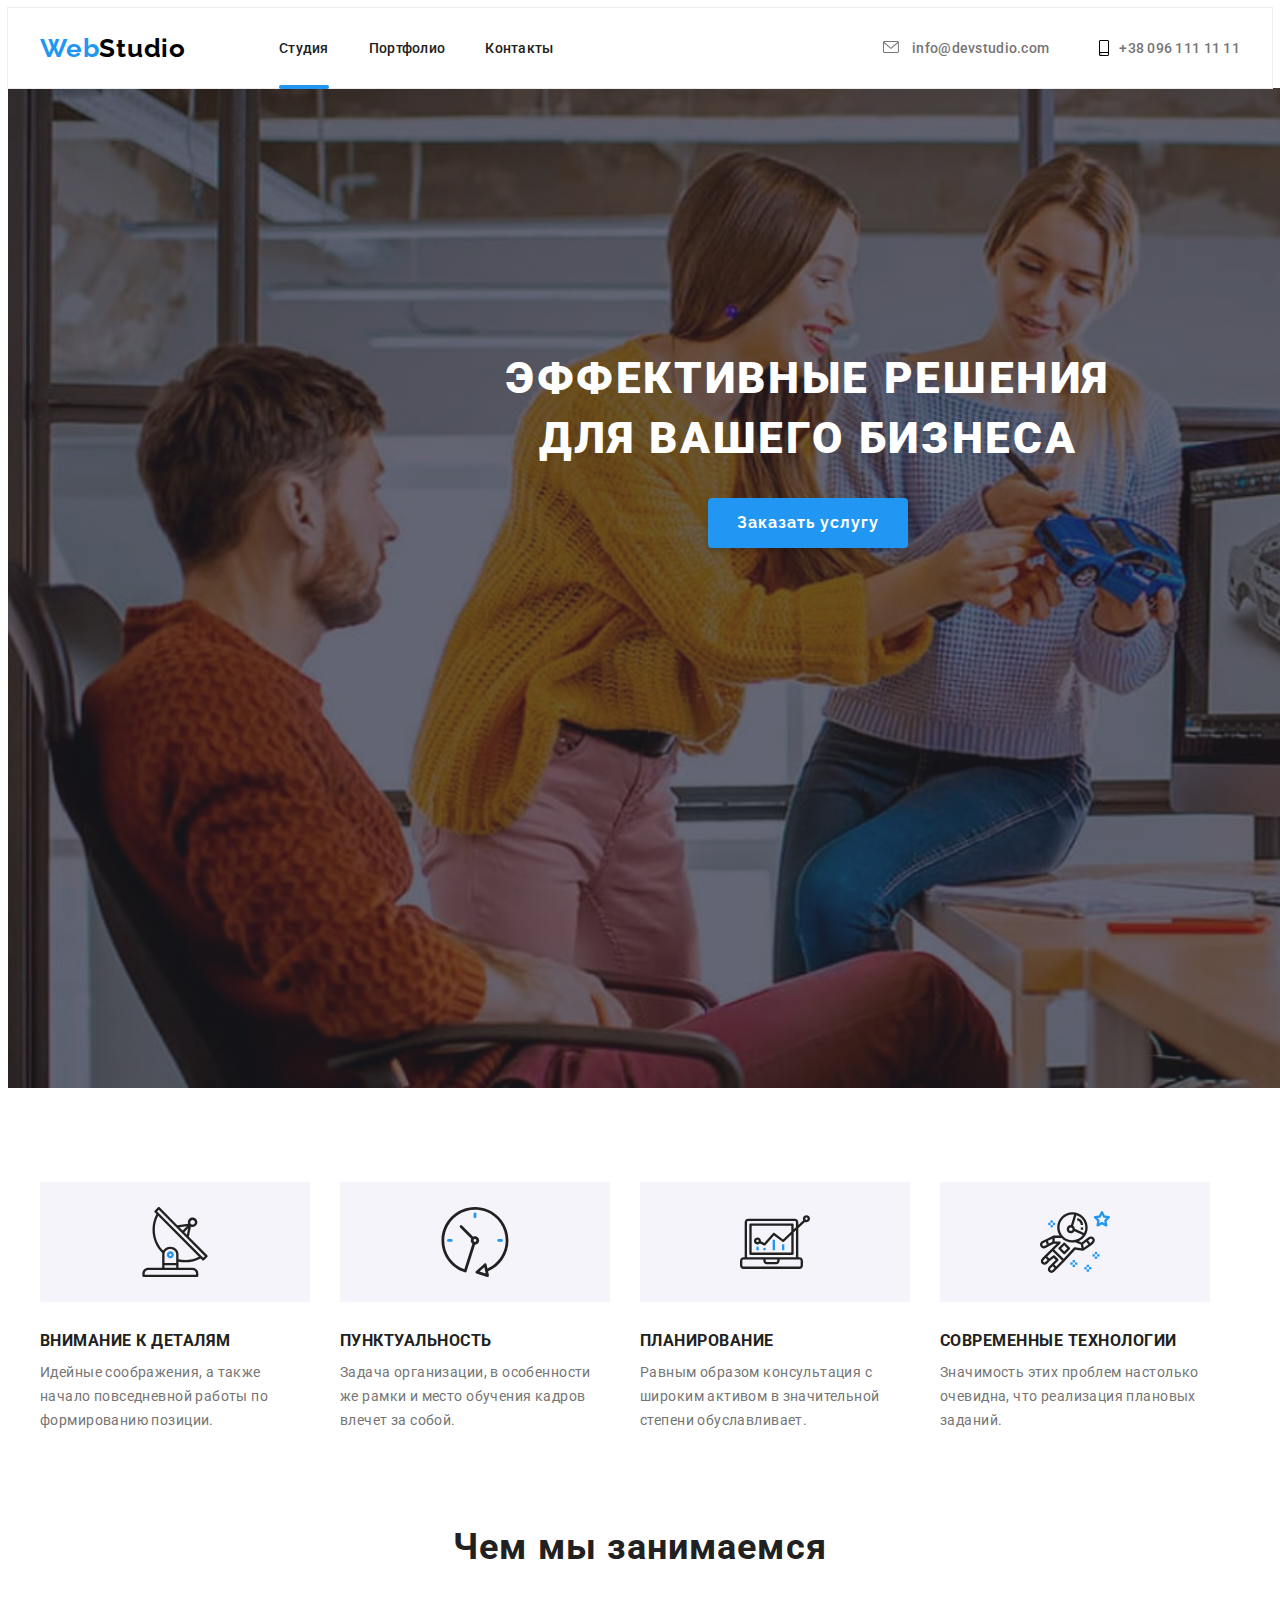
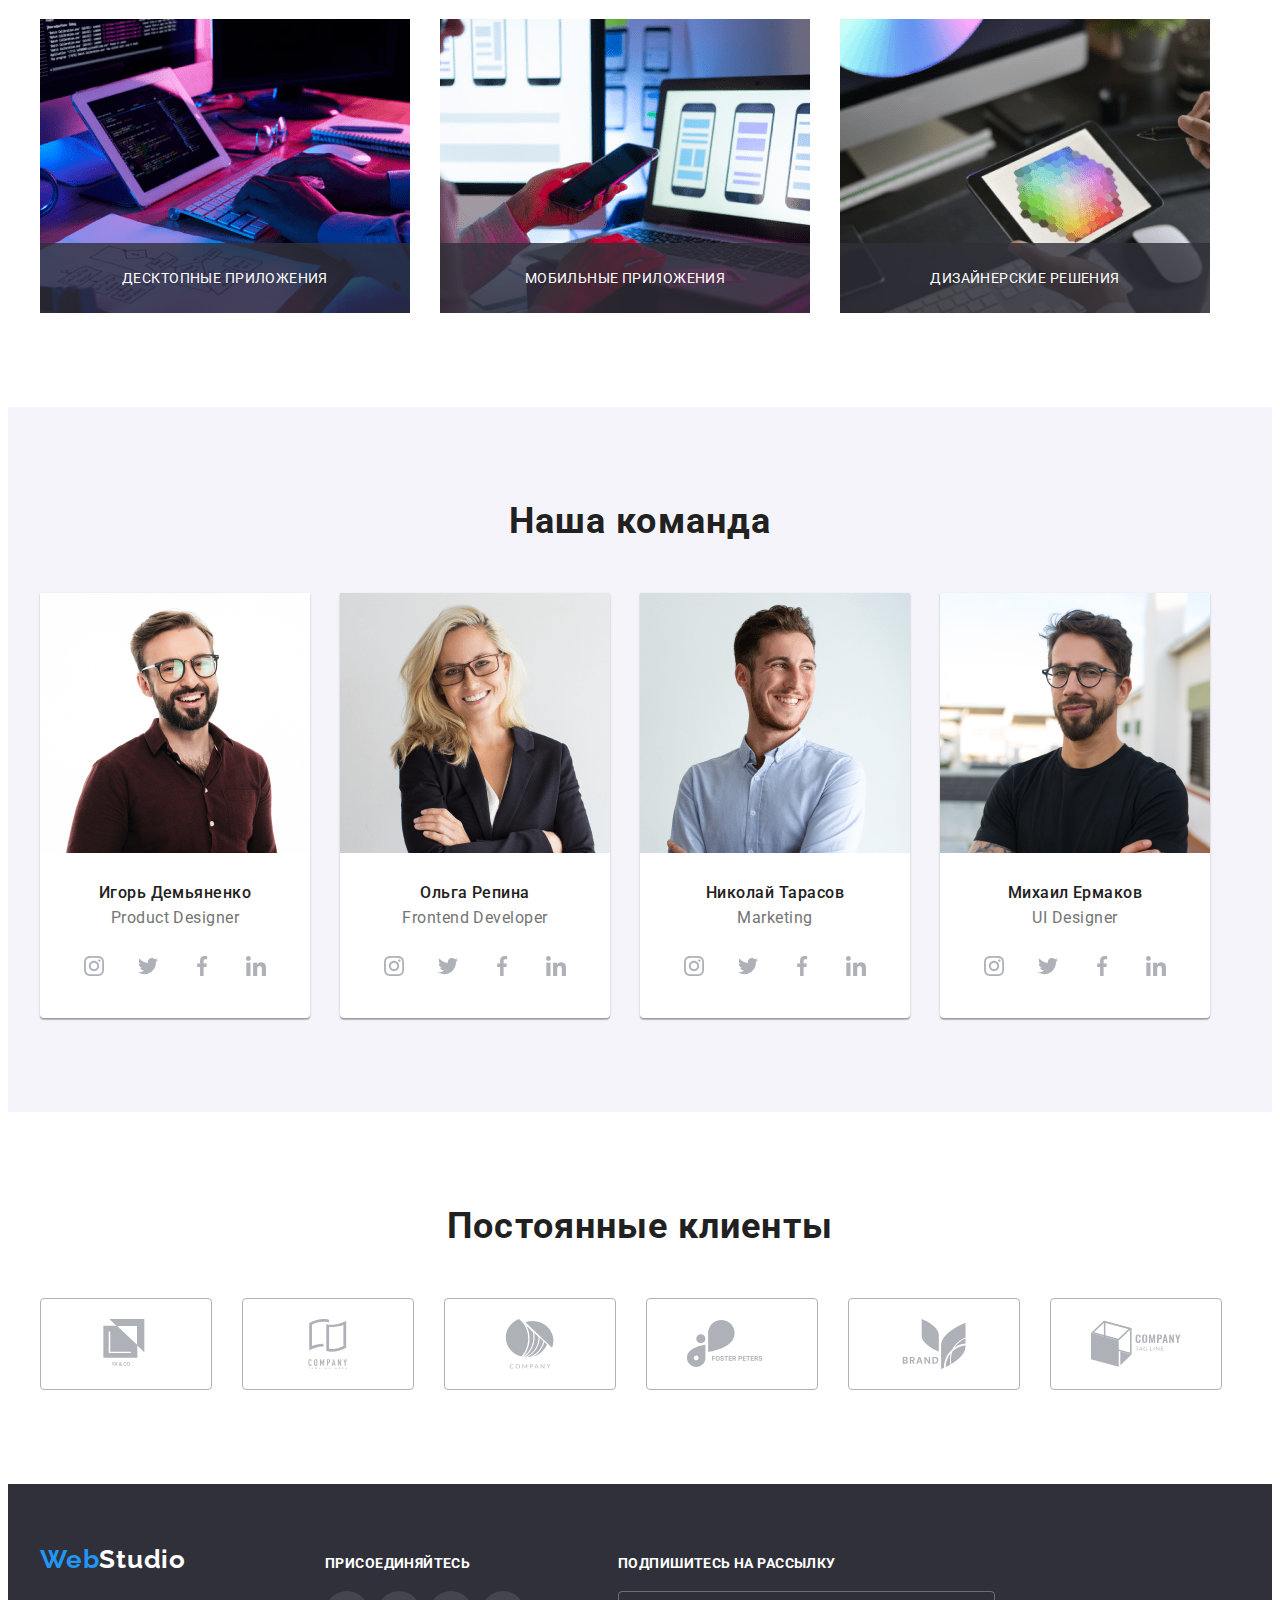
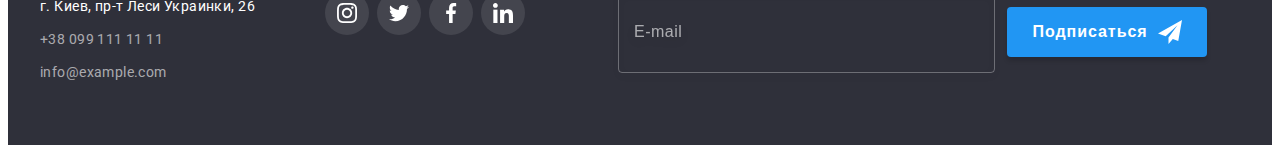
<file: index.html>
<!DOCTYPE html>
<html lang="ru">

<head>
  <meta charset="UTF-8" />
  <meta name="viewport" content="width=device-width, initial-scale=1.0" />
  <title lang="en">Web Studio</title>
  <link rel="preconnect" href="https://fonts.gstatic.com" />
  <link href="https://fonts.googleapis.com/css2?family=Raleway:wght@700&family=Roboto:wght@400;500;700;900&display=swap"
    rel="stylesheet" />
  <link rel="stylesheet" href="https://cdnjs.cloudflare.com/ajax/libs/modern-normalize/1.0.0/modern-normalize.min.css"
    integrity="sha512-ISS7cAi1PEhQ8jnbJpJZMd29NlhNj4AWYyLOSp2CE/CsHxTCu+r+t0D2yoJudVrd0/8fTVPUVDzY5Tvli75u/g=="
    crossorigin="anonymous" />
  <link href="./css/style.css" rel="stylesheet" />
</head>

<body>

  <!-- header and navigation -->
  <header class="header">
    <div class="container">
      <nav class="header__navigation">
        <a class="logo logo--header link" href="./index.html">
          <span class="logo__label">Web</span>Studio
        </a>
        <ul class="navigation list">
          <li class="navigation__item">
            <a class="navigation__link current link" href="./index.html">Студия</a>
          </li>
          <li class="navigation__item">
            <a class="navigation__link link" href="./portfolio.html">
              Портфолио
            </a>
          </li>
          <li class="navigation__item">
            <a class="navigation__link link" href="#">Контакты</a>
          </li>
        </ul>
      </nav>
      <a class="mail link" href="mailto:info@devstudio.com">
        <svg class="mail__logo">
          <use href="./img/sprite.svg#mail"></use>
        </svg>
        info@devstudio.com
      </a>
      <a class="tel link" href="tel:+380961111111">
        <svg class="tel__logo">
          <use href="./img/sprite.svg#smartphone"></use>
        </svg>
        +38 096 111 11 11
      </a>
    </div>
  </header>
  <!-- main section -->
  <main>
    <!-- hero section -->
    <section class="hero">
      <div class="container">
        <h1 class="hero__label"><br>Эффективные решения<br> для вашего бизнеса</h1>
        <button class="button hero__button" type="button" data-modal-open>Заказать услугу</button>
      </div>
    </section>
    <!-- features section -->
    <section class="features">
      <div class="container">
        <h2 class="label visually-hidden">Преимущиства</h2>
        <ul class="features-list list">
          <li class="features-list__item">
            <div class="features-logo__container">
              <svg class="features-logo__ico">
                <use href="./img/sprite.svg#antenna"></use>
              </svg>
            </div>
            <div class="cards-container">
              <h3 class="cards-container__label">Внимание к деталям</h3>
              <p class="cards-container__text">
                Идейные соображения, а также начало повседневной работы по
                формированию позиции.
              </p>
            </div>
          </li>
          <li class="features-list__item">
            <div class="features-logo__container">
              <svg class="features-logo__ico">
                <use href="./img/sprite.svg#clock"></use>
              </svg>
            </div>
            <div class="cards-container">
              <h3 class="cards-container__label">Пунктуальность</h3>
              <p class="cards-container__text">
                Задача организации, в особенности же рамки и место обучения кадров
                влечет за собой.
              </p>
            </div>
          </li>
          <li class="features-list__item">
            <div class="features-logo__container">
              <svg class="features-logo__ico">
                <use href="./img/sprite.svg#diagram"></use>
              </svg>
            </div>
            <div class="cards-container">
              <h3 class="cards-container__label">Планирование</h3>
              <p class="cards-container__text">
                Равным образом консультация с широким активом в значительной
                степени обуславливает.
              </p>
            </div>
          </li>
          <li class="features-list__item">
            <div class="features-logo__container">
              <svg class="features-logo__ico">
                <use href="./img/sprite.svg#astronaut"></use>
              </svg>
            </div>
            <div class="cards-container">
              <h3 class="cards-container__label">Современные технологии</h3>
              <p class="cards-container__text">
                Значимость этих проблем настолько очевидна, что реализация
                плановых заданий.
              </p>
            </div>
          </li>
        </ul>
      </div>
    </section>
    <!-- what we do section -->
    <section class="about">
      <div class="container">
        <h2 class="label">Чем мы занимаемся</h2>
        <ul class="about-list list">
          <li class="about-list__item">
            <div class="about-list__wrapper">
              <img src="./img/features/laptop.png" alt="персональный компьютер" width="370" height="294" />
              <div class="wrapper__overlay">
                <p class="wrapper__text">Десктопные приложения</p>
              </div>
            </div>
          </li>
          <li class="about-list__item">
            <div class="about-list__wrapper">
              <img src="./img/features/cellphone.png" alt="смартфон" width="370" height="294" />
              <div class="wrapper__overlay">
                <p class="wrapper__text">Мобильные приложения</p>
              </div>
            </div>
          </li>
          <li class="about-list__item">
            <div class="about-list__wrapper">
              <img src="./img/features/tablet.png" alt="планшет" width="370" height="294" />
              <div class="wrapper__overlay">
                <p class="wrapper__text">Дизайнерские решения</p>
              </div>
            </div>
          </li>
        </ul>
      </div>
    </section>
    <!-- our team section -->
    <section class="team">
      <div class="container">
        <h2 class="label">Наша команда</h2>
        <ul class="team-list list">
          <li class="team-list__item">
            <div class="cards-wrapper">
              <img src="./img/team/ihor.png" alt="фото Игоря" width="270" height="260" />
              <div class="text-wrapper">
                <h3 class="text-wrapper__label">Игорь Демьяненко</h3>
                <p class="text-wrapper__text">Product Designer</p>
                <!-- social list -->
                <ul class="social-list list">
                  <li class="social-list__item">
                    <a href="" class="social-list__link">
                      <svg class="social-list__icon">
                        <use href="./img/sprite.svg#instagram"></use>
                      </svg>
                    </a>
                  </li>
                  <li class="social-list__item">
                    <a href="" class="social-list__link">
                      <svg class="social-list__icon">
                        <use href="./img/sprite.svg#twitter"></use>
                      </svg>
                    </a>
                  </li>
                  <li class="social-list__item">
                    <a href="" class="social-list__link">
                      <svg class="social-list__icon">
                        <use href="./img/sprite.svg#facebook"></use>
                      </svg>
                    </a>
                  </li>
                  <li class="social-list__item">
                    <a href="" class="social-list__link">
                      <svg class="social-list__icon">
                        <use href="./img/sprite.svg#linkedin"></use>
                      </svg>
                    </a>
                  </li>
                </ul>
              </div>
            </div>
          </li>
          <li class="team-list__item">
            <div class="cards-wrapper">
              <img src="./img/team/olga.png" alt="фото Ольги" width="270" height="260" />
              <div class="text-wrapper">
                <h3 class="text-wrapper__label">Ольга Репина</h3>
                <p class="text-wrapper__text">Frontend Developer</p>
                <!-- social list -->
                <ul class="social-list list">
                  <li class="social-list__item">
                    <a href="" class="social-list__link">
                      <svg class="social-list__icon">
                        <use href="./img/sprite.svg#instagram"></use>
                      </svg>
                    </a>
                  </li>
                  <li class="social-list__item">
                    <a href="" class="social-list__link">
                      <svg class="social-list__icon">
                        <use href="./img/sprite.svg#twitter"></use>
                      </svg>
                    </a>
                  </li>
                  <li class="social-list__item">
                    <a href="" class="social-list__link">
                      <svg class="social-list__icon">
                        <use href="./img/sprite.svg#facebook"></use>
                      </svg>
                    </a>
                  </li>
                  <li class="social-list__item">
                    <a href="" class="social-list__link">
                      <svg class="social-list__icon">
                        <use href="./img/sprite.svg#linkedin"></use>
                      </svg>
                    </a>
                  </li>
                </ul>
              </div>
            </div>
          </li>
          <li class="team-list__item">
            <div class="cards-wrapper">
              <img src="./img/team/nikolay.png" alt="фото Николая" width="270" height="260" />
              <div class="text-wrapper">
                <h3 class="text-wrapper__label">Николай Тарасов</h3>
                <p class="text-wrapper__text">Marketing</p>
                <!-- social list -->
                <ul class="social-list list">
                  <li class="social-list__item">
                    <a href="" class="social-list__link">
                      <svg class="social-list__icon">
                        <use href="./img/sprite.svg#instagram"></use>
                      </svg>
                    </a>
                  </li>
                  <li class="social-list__item">
                    <a href="" class="social-list__link">
                      <svg class="social-list__icon">
                        <use href="./img/sprite.svg#twitter"></use>
                      </svg>
                    </a>
                  </li>
                  <li class="social-list__item">
                    <a href="" class="social-list__link">
                      <svg class="social-list__icon">
                        <use href="./img/sprite.svg#facebook"></use>
                      </svg>
                    </a>
                  </li>
                  <li class="social-list__item">
                    <a href="" class="social-list__link">
                      <svg class="social-list__icon">
                        <use href="./img/sprite.svg#linkedin"></use>
                      </svg>
                    </a>
                  </li>
                </ul>
              </div>
            </div>
          </li>
          <li class="team-list__item">
            <div class="cards-wrapper">
              <img src="./img/team/michail.png" alt="фото Михаила" width="270" height="260" />
              <div class="text-wrapper">
                <h3 class="text-wrapper__label">Михаил Ермаков</h3>
                <p class="text-wrapper__text">UI Designer</p>
                <!-- social list -->
                <ul class="social-list list">
                  <li class="social-list__item">
                    <a href="" class="social-list__link">
                      <svg class="social-list__icon">
                        <use href="./img/sprite.svg#instagram"></use>
                      </svg>
                    </a>
                  </li>
                  <li class="social-list__item">
                    <a href="" class="social-list__link">
                      <svg class="social-list__icon">
                        <use href="./img/sprite.svg#twitter"></use>
                      </svg>
                    </a>
                  </li>
                  <li class="social-list__item">
                    <a href="" class="social-list__link">
                      <svg class="social-list__icon">
                        <use href="./img/sprite.svg#facebook"></use>
                      </svg>
                    </a>
                  </li>
                  <li class="social-list__item">
                    <a href="" class="social-list__link">
                      <svg class="social-list__icon">
                        <use href="./img/sprite.svg#linkedin"></use>
                      </svg>
                    </a>
                  </li>
                </ul>
              </div>
            </div>
          </li>
        </ul>
      </div>
    </section>
    <!-- clients section -->
    <section class="clients">
      <div class="container">
        <h2 class="label">Постоянные клиенты</h2>
        <ul class="clients-list list">
          <li class="clients-list__item">
            <a class="clients-list__link" href="#">
              <svg class="clients-list__ico">
                <use href="./img/sprite.svg#logo-1"></use>
              </svg>
            </a>
          </li>
          <li class="clients-list__item">
            <a class="clients-list__link" href="#">
              <svg class="clients-list__ico">
                <use href="./img/sprite.svg#logo-2"></use>
              </svg>
            </a>
          </li>
          <li class="clients-list__item">
            <a class="clients-list__link" href="#">
              <svg class="clients-list__ico">
                <use href="./img/sprite.svg#logo-3"></use>
              </svg>
            </a>
          </li>
          <li class="clients-list__item">
            <a class="clients-list__link" href="#">
              <svg class="clients-list__ico">
                <use href="./img/sprite.svg#logo-4"></use>
              </svg>
            </a>
          </li>
          <li class="clients-list__item">
            <a class="clients-list__link" href="#">
              <svg class="clients-list__ico">
                <use href="./img/sprite.svg#logo-5"></use>
              </svg>
            </a>
          </li>
          <li class="clients-list__item">
            <a class="clients-list__link" href="#">
              <svg class="clients-list__ico">
                <use href="./img/sprite.svg#logo-6"></use>
              </svg>
            </a>
          </li>
        </ul>
      </div>
    </section>
  </main>
  <!-- footer section -->
  <footer class="footer">
    <div class="container">
      <div class="footer-adress">
        <a class="logo logo--footer link" href="./index.html">
          <span class="logo__label">Web</span>Studio
        </a>
        <address class="address">
          <ul class="address-list list">
            <li class="address-list__item">
              <a class="address-list__link" href="https://goo.gl/maps/8ryNdQDgg4ssBdeK9">
                г. Киев, пр-т Леси Украинки, 26
              </a>
            </li>
            <li class="address-list__item">
              <a class="address-list__link footer-tel-mail" href="tel:+380991111111">
                +38 099 111 11 11
              </a>
            </li>
            <li class="address-list__item">
              <a class="address-list__link footer-tel-mail" href="mailto:info@example.com">
                info@example.com
              </a>
            </li>
          </ul>
        </address>
      </div>
      <div class="footer-social__wrapper">
        <h2 class="footer-social__wrapper--label">присоединяйтесь</h2>
        <ul class="social-list social-list--footer list">
          <li class="social-list__item">
            <a href="" class="social-link social-link--footer">
              <svg class="social-list__icon social-list__icon--footer">
                <use href="./img/sprite.svg#instagram"></use>
              </svg>
            </a>
          </li>
          <li class="social-list__item">
            <a href="" class="social-link social-link--footer">
              <svg class="social-list__icon social-list__icon--footer">
                <use href="./img/sprite.svg#twitter"></use>
              </svg>
            </a>
          </li>
          <li class="social-list__item">
            <a href="" class="social-link social-link--footer">
              <svg class="social-list__icon social-list__icon--footer">
                <use href="./img/sprite.svg#facebook"></use>
              </svg>
            </a>
          </li>
          <li class="social-list__item">
            <a href="" class="social-link social-link--footer">
              <svg class="social-list__icon social-list__icon--footer">
                <use href="./img/sprite.svg#linkedin"></use>
              </svg>
            </a>
          </li>
        </ul>
      </div>
      <div class="subscription">
        <h2 class="subscription__label">Подпишитесь на рассылку</h2>
        <form class="subscription__form" name="subscription__form">
          <input class="subscription__email" type="text" name="subscription__email" placeholder="E-mail">
          <button class="subscription__button" type="submit">Подписаться
            <svg class="subscription__icon">
              <use href="./img/sprite.svg#icon-send"></use>
            </svg>
          </button>
        </form>
      </div>
    </div>
  </footer>
  <!-- modal window section -->
  <div class="backdrop is-hidden" data-modal>
    <div class="modal">

      <button type="button" class="modtal-close-btn" data-modal-close>
        <svg class="close-modal-btn-logo">
          <use href="./img/sprite.svg#x"></use>
        </svg>
      </button>

      <p class="modal__label">Оставьте свои данные, мы вам перезвоним</p>

      <form action="#" class="modal__form">

        <label class="modal__form-label">
          Имя
          <span class="modal__form-input--wrapper">
            <input type="text" name="user-name" id="" class="modal__form-input">
            <svg class="modal__form--ico">
              <use href="./img/sprite.svg#user-ico"></use>
            </svg>
          </span>
        </label>

        <label class="modal__form-label">
          Телефон
          <span class="modal__form-input--wrapper">
            <input type="tel" name="user-phone" id="" class="modal__form-input">
            <svg class="modal__form--ico">
              <use href="./img/sprite.svg#user-tel-ico"></use>
            </svg>
          </span>
        </label>

        <label class="modal__form-label">
          Почта
          <span class="modal__form-input--wrapper">
            <input type="email" name="user-mail" id="" class="modal__form-input">
            <svg class="modal__form--ico">
              <use href="./img/sprite.svg#user-email-ico"></use>
            </svg>
          </span>
        </label>

        <label class="modal__form-label">
          Комментарий
          <textarea name="user-feedback" class="modal__form-textarea" placeholder="Введите текст"></textarea>
        </label>

        <input type="checkbox" name="user-policy" id="user-policy" class="user__policy--checkbox visually-hidden">
        <label for="user-policy" class="user__policy--label">Соглашаюсь с рассылкой и принимаю
          <a class="user__policy--offert" href="#">Условия договора</a></label>

        <button type="submit" class="modal__form--button">Отправить</button>
      </form>
    </div>
  </div>
  <script src="./js/modal.js"></script>
</body>

</html>
</file>
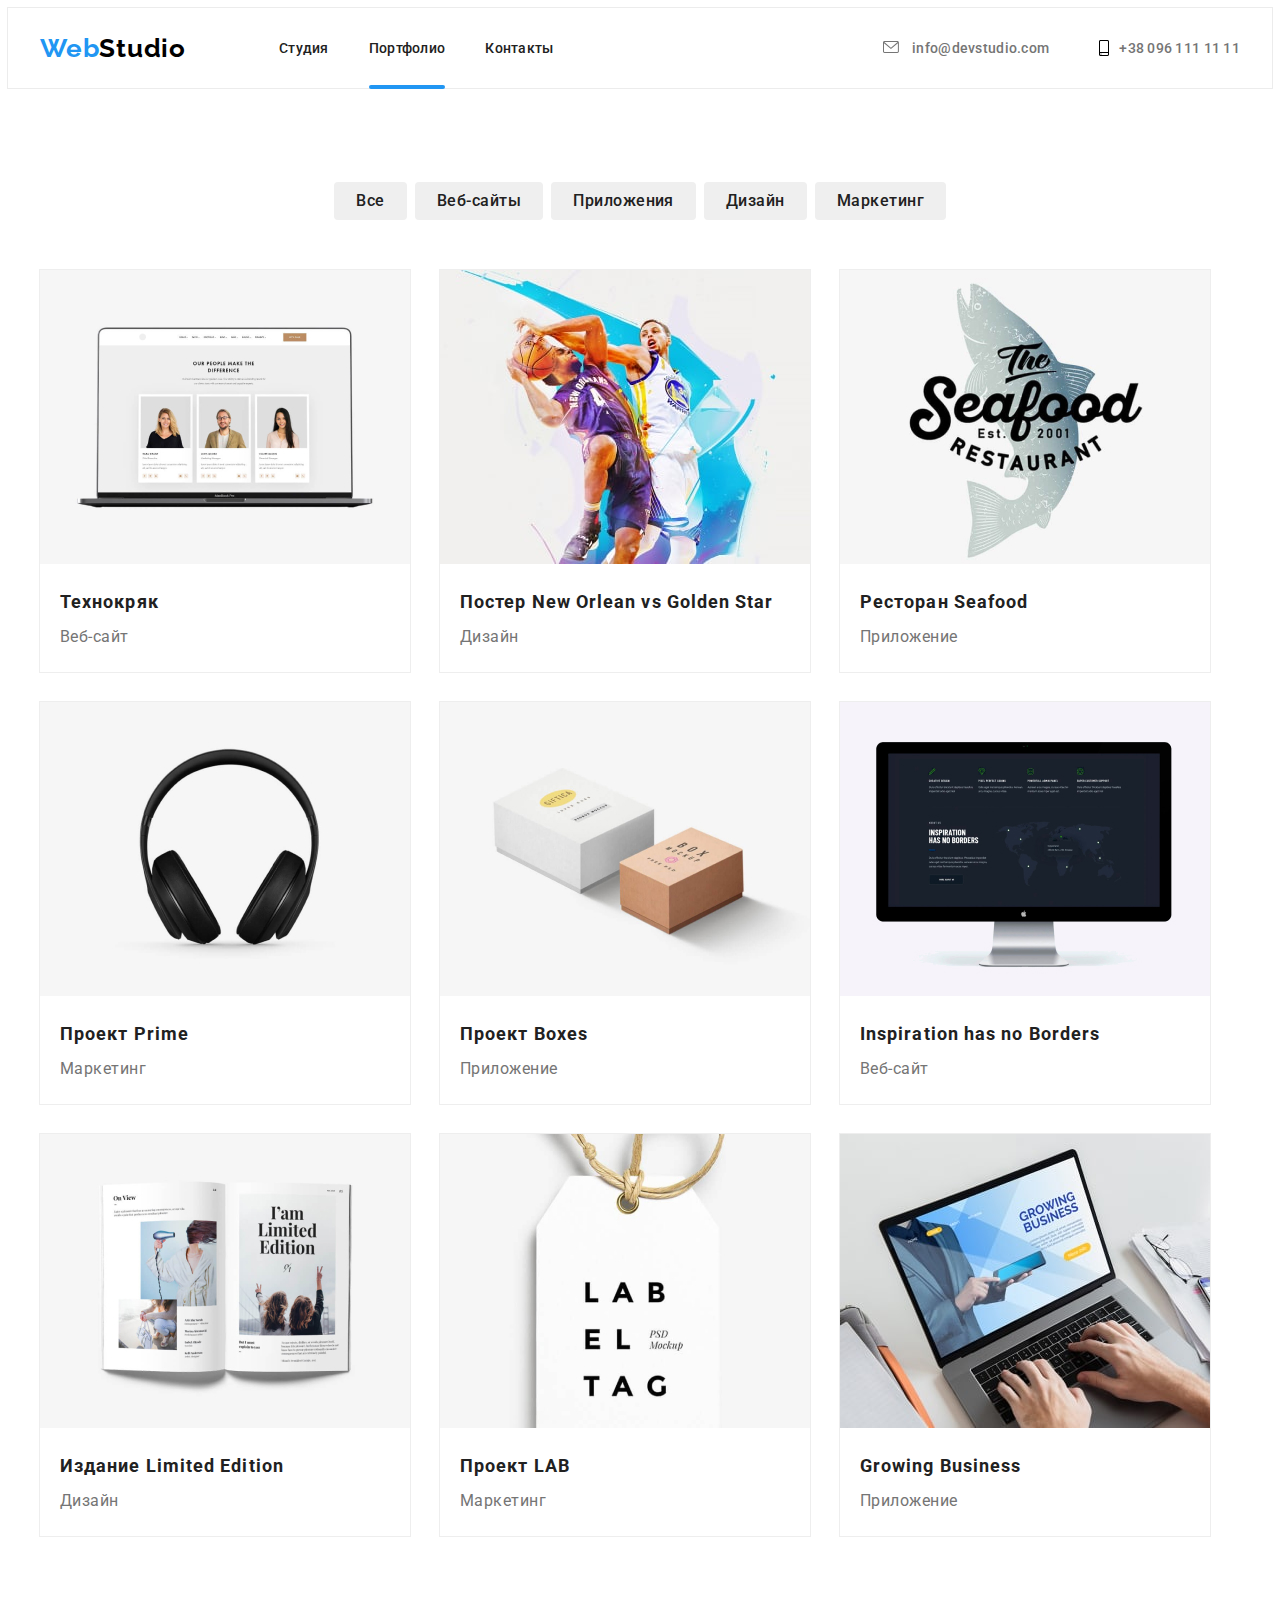
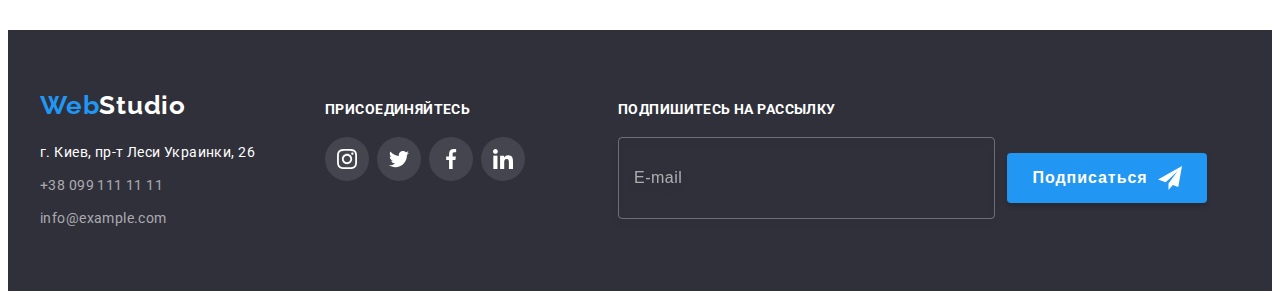
<file: portfolio.html>
<!DOCTYPE html>
<html lang="ru">

<head>
  <meta charset="UTF-8" />
  <meta name="viewport" content="width=device-width, initial-scale=1.0" />
  <title>Портфолио</title>
  <link rel="preconnect" href="https://fonts.gstatic.com" />
  <link href="https://fonts.googleapis.com/css2?family=Raleway:wght@700&family=Roboto:wght@400;500;700;900&display=swap"
    rel="stylesheet" />
  <link rel="stylesheet" href="https://cdnjs.cloudflare.com/ajax/libs/modern-normalize/1.0.0/modern-normalize.min.css"
    integrity="sha512-ISS7cAi1PEhQ8jnbJpJZMd29NlhNj4AWYyLOSp2CE/CsHxTCu+r+t0D2yoJudVrd0/8fTVPUVDzY5Tvli75u/g=="
    crossorigin="anonymous" />
  <link href="./css/style.css" rel="stylesheet" />
</head>

<body class="portfolio-body">
  <!-- header and navigation -->
  <header class="header">
    <div class="container">
      <nav class="header__navigation">
        <a class="logo logo--header link" href="./index.html">
          <span class="logo__label">Web</span>Studio
        </a>
        <ul class="navigation list">
          <li class="navigation__item">
            <a class="navigation__link link" href="./index.html">Студия</a>
          </li>
          <li class="navigation__item">
            <a class="navigation__link link current" href="./portfolio.html">
              Портфолио
            </a>
          </li>
          <li class="navigation__item">
            <a class="navigation__link link" href="#">Контакты</a>
          </li>
        </ul>
      </nav>
      <a class="mail link" href="mailto:info@devstudio.com">
        <svg class="mail__logo">
          <use href="./img/sprite.svg#mail"></use>
        </svg>
        info@devstudio.com
      </a>
      <a class="tel link" href="tel:+380961111111">
        <svg class="tel__logo">
          <use href="./img/sprite.svg#smartphone"></use>
        </svg>
        +38 096 111 11 11
      </a>
    </div>
  </header>
  <!-- main section -->
  <main>
    <!-- cards section -->
    <section class="cards-section">
      <div class="container">
        <h1 class="visually-hidden">Фильтры и карточки</h1>
        <!-- btn filters list -->
        <ul class="filters-btn-list list">
          <li class="filters-btn-list-items">
            <button class="current-active" type="button">Все</button>
          </li>
          <li class="filters-btn-list-items">
            <button type="button">Веб-сайты</button>
          </li>
          <li class="filters-btn-list-items">
            <button type="button">Приложения</button>
          </li>
          <li class="filters-btn-list-items">
            <button type="button">Дизайн</button>
          </li>
          <li class="filters-btn-list-items">
            <button type="button">Маркетинг</button>
          </li>
        </ul>
        <!-- cards list -->
        <ul class="cards-section-list list">
          <li class="cards-section-list-items">
            <a class="cards-link link" href="#">
              <div class="cards-section-list-items-box">
                <div class="cards-section-img-wrapper">
                  <img src="./img/cards/cards-promo.jpg" alt="пример оформления веб-сайта" width="370px" height="294px">
                  <p class="cards-overlay">Технокряк это современная площадка распространения коронавируса. Компании
                    используют эту платформу для цифрового шпионажа и атак на защищённые сервера конкурентов.</p>
                </div>
                <div class="cards-section-list-items-box-textbox">
                  <h3>Технокряк</h3>
                  <p>Веб-сайт</p>
                </div>
              </div>
            </a>
          </li>
          <li class="cards-section-list-items">
            <a class="cards-link link" href="#">
              <div class="cards-section-list-items-box">
                <div class="cards-section-img-wrapper">
                  <img src="./img/cards/basketball.jpg" alt="изображены два игрока в баскетбол с мячем" width="370px"
                    height="294px">
                  <p class="cards-overlay">Технокряк это современная площадка распространения коронавируса. Компании
                    используют эту платформу для цифрового шпионажа и атак на защищённые сервера конкурентов.</p>
                </div>
                <div class="cards-section-list-items-box-textbox">
                  <h3>Постер New Orlean vs Golden Star</h3>
                  <p>Дизайн</p>
                </div>
              </div>
            </a>
          </li>
          <li class="cards-section-list-items">
            <a class="cards-link link" href="#">
              <div class="cards-section-list-items-box">
                <div class="cards-section-img-wrapper">
                  <img src="./img/cards/seafood.jpg" alt="логотип рестора seafood" width="370px" height="294px">
                  <p class="cards-overlay">Технокряк это современная площадка распространения коронавируса. Компании
                    используют эту платформу для цифрового шпионажа и атак на защищённые сервера конкурентов.</p>
                </div>
                <div class="cards-section-list-items-box-textbox">
                  <h3>Ресторан Seafood</h3>
                  <p>Приложение</p>
                </div>
              </div>
            </a>
          </li>
          <li class="cards-section-list-items">
            <a class="cards-link link" href="#">
              <div class="cards-section-list-items-box">
                <div class="cards-section-img-wrapper">
                  <img src="./img/cards/headphones.jpg" alt="изображение наушников" width="370px" height="294px">
                  <p class="cards-overlay">Технокряк это современная площадка распространения коронавируса. Компании
                    используют эту платформу для цифрового шпионажа и атак на защищённые сервера конкурентов.</p>
                </div>
                <div class="cards-section-list-items-box-textbox">
                  <h3>Проект Prime</h3>
                  <p>Маркетинг</p>
                </div>
              </div>
            </a>
          </li>
          <li class="cards-section-list-items">
            <a class="cards-link link" href="#">
              <div class="cards-section-list-items-box">
                <div class="cards-section-img-wrapper">
                  <img src="./img/cards/boxes.jpg" alt="изображение коробок" width="370px" height="294px">
                  <p class="cards-overlay">Технокряк это современная площадка распространения коронавируса. Компании
                    используют эту платформу для цифрового шпионажа и атак на защищённые сервера конкурентов.</p>
                </div>
                <div class="cards-section-list-items-box-textbox">
                  <h3>Проект Boxes</h3>
                  <p>Приложение</p>
                </div>
              </div>
            </a>
          </li>
          <li class="cards-section-list-items">
            <a class="cards-link link" href="#">
              <div class="cards-section-list-items-box">
                <div class="cards-section-img-wrapper">
                  <img src="./img/cards/inspiraton.jpg" alt="изображен пример веб-сайта" width="370px" height="294px">
                  <p class="cards-overlay">Технокряк это современная площадка распространения коронавируса. Компании
                    используют эту платформу для цифрового шпионажа и атак на защищённые сервера конкурентов.</p>
                </div>
                <div class="cards-section-list-items-box-textbox">
                  <h3>Inspiration has no Borders</h3>
                  <p>Веб-сайт</p>
                </div>
              </div>
            </a>
          </li>
          <li class="cards-section-list-items">
            <a class="cards-link link" href="#">
              <div class="cards-section-list-items-box">
                <div class="cards-section-img-wrapper">
                  <img src="./img/cards/book.jpg" alt="логотип печатного издания limited edition (нарисована книга)"
                    width="370px" height="294px">
                  <p class="cards-overlay">Технокряк это современная площадка распространения коронавируса. Компании
                    используют эту платформу для цифрового шпионажа и атак на защищённые сервера конкурентов.</p>
                </div>
                <div class="cards-section-list-items-box-textbox">
                  <h3>Издание Limited Edition</h3>
                  <p>Дизайн</p>
                </div>
              </div>
            </a>
          </li>
          <li class="cards-section-list-items">
            <a class="cards-link link" href="#">
              <div class="cards-section-list-items-box">
                <div class="cards-section-img-wrapper">
                  <img src="./img/cards/lab.jpg" alt="доготип проекта lab" width="370px" height="294px">
                  <p class="cards-overlay">Технокряк это современная площадка распространения коронавируса. Компании
                    используют эту платформу для цифрового шпионажа и атак на защищённые сервера конкурентов.</p>
                </div>
                <div class="cards-section-list-items-box-textbox">
                  <h3>Проект LAB</h3>
                  <p>Маркетинг</p>
                </div>
              </div>
            </a>
          </li>
          <li class="cards-section-list-items">
            <a class="cards-link link" href="#">
              <div class="cards-section-list-items-box">
                <div class="cards-section-img-wrapper">
                  <img src="./img/cards/business.jpg" alt="нарисован ноутбук" width="370px" height="294px">
                  <p class="cards-overlay">Технокряк это современная площадка распространения коронавируса. Компании
                    используют эту платформу для цифрового шпионажа и атак на защищённые сервера конкурентов.</p>
                </div>
                <div class="cards-section-list-items-box-textbox">
                  <h3>Growing Business</h3>
                  <p>Приложение</p>
                </div>
              </div>
            </a>
          </li>
        </ul>
      </div>
    </section>
  </main>
  <!-- footer section -->
  <footer class="footer">
    <div class="container">
      <div class="footer-adress">
        <a class="logo logo--footer link" href="./index.html">
          <span class="logo__label">Web</span>Studio
        </a>
        <address class="address">
          <ul class="address-list list">
            <li class="address-list__item">
              <a class="address-list__link" href="https://goo.gl/maps/8ryNdQDgg4ssBdeK9">
                г. Киев, пр-т Леси Украинки, 26
              </a>
            </li>
            <li class="address-list__item">
              <a class="address-list__link footer-tel-mail" href="tel:+380991111111">
                +38 099 111 11 11
              </a>
            </li>
            <li class="address-list__item">
              <a class="address-list__link footer-tel-mail" href="mailto:info@example.com">
                info@example.com
              </a>
            </li>
          </ul>
        </address>
      </div>
      <div class="footer-social__wrapper">
        <h2 class="footer-social__wrapper--label">присоединяйтесь</h2>
        <ul class="social-list social-list--footer list">
          <li class="social-list__item">
            <a href="" class="social-link social-link--footer">
              <svg class="social-list__icon social-list__icon--footer">
                <use href="./img/sprite.svg#instagram"></use>
              </svg>
            </a>
          </li>
          <li class="social-list__item">
            <a href="" class="social-link social-link--footer">
              <svg class="social-list__icon social-list__icon--footer">
                <use href="./img/sprite.svg#twitter"></use>
              </svg>
            </a>
          </li>
          <li class="social-list__item">
            <a href="" class="social-link social-link--footer">
              <svg class="social-list__icon social-list__icon--footer">
                <use href="./img/sprite.svg#facebook"></use>
              </svg>
            </a>
          </li>
          <li class="social-list__item">
            <a href="" class="social-link social-link--footer">
              <svg class="social-list__icon social-list__icon--footer">
                <use href="./img/sprite.svg#linkedin"></use>
              </svg>
            </a>
          </li>
        </ul>
      </div>
      <div class="subscription">
        <h2 class="subscription__label">Подпишитесь на рассылку</h2>
        <form class="subscription__form" name="subscription__form">
          <input class="subscription__email" type="text" name="subscription__email" placeholder="E-mail">
          <button class="subscription__button" type="submit">Подписаться
            <svg class="subscription__icon">
              <use href="./img/sprite.svg#icon-send"></use>
            </svg>
          </button>
        </form>
      </div>
    </div>
  </footer>
</body>

</html>
</file>
<file: css/style.css>
:root {
  --main-logo-color: #2196F3;
  --regular-text-color: #212121;
  --specific-text-color: #757575;
  --additional-text-color: #FFFFFF;
  --links-main-color: #AFB1B8;
  --portfolio-bg-color: #EEEEEE;
  --cards-overlay-color: rgba(33, 150, 243, 0.9);
  --main-font-family: 'Roboto', sans-serif;
  --additional-font-family: 'Raleway', sans-serif;
}

/* BASE STYLES */

body {
  font-family: var(--main-font-family);
  font-size: 14px;
  font-weight: 400;
  color: var(--specific-text-color);
}

h1,
h2, 
h3, 
h4, 
h5, 
h6, 
p {
  margin: 0;
}

ul,
ol {
  margin: 0;
  padding: 0;
}

img {
  display: block;
}

/* UTILS */

.visually-hidden {
  position: absolute;
  clip: rect(0 0 0 0);
  width: 1px;
  height: 1px;
  margin: -1px;
}

.list {
  list-style: none;
}

.link {
  text-decoration: none;
}

.container {
  width: 1200px;
  padding-left: 15px;
  padding-right: 15px;
  margin: 0 auto;
}

.logo {
  font-family: var(--additional-font-family);
  font-weight: 700;
  font-size: 26px;
  line-height: 1.192;
  letter-spacing: 0.03em;
}

.logo__label {
  color: var(--main-logo-color);
}

.current {
  color: var(--main-logo-color);
}

.current::after {
  position: absolute;
  display: block;
  width: 100%;
  height: 4px;
  margin-top: 29px;
  background-color: var(--main-logo-color);
  border-radius: 2px;
  content: "";
}

.ico {
  width: 20px;
  height: 20px;
}

.label {
  margin-bottom: 50px;
  text-align: center;
  font-weight: 700;
  font-size: 36px;
  line-height: 1.166;
  letter-spacing: 0.03em;
  color: var(--regular-text-color);
}

/* HEADER */

.header {
  outline: 1px solid #ECECEC;
}

.header .container {
  display: flex;
  align-items: center;
}

.logo--header {
  margin-right: 93px;
  color: #000000;
}

.header__navigation {
  display: flex;
  align-items: center;
}

.navigation {
  display: flex;
  align-items: center;
}

.navigation__list {
  display: flex;
  align-items: center;

  font-weight: 500;
  line-height: 1.142;
  letter-spacing: 0.02em;
}

.navigation__item:not(:last-child) {
  margin-right: 40px;
}

.navigation__link {
  display: block;
  position: relative;
  font-weight: 500;
  line-height: 1.143;
  letter-spacing: 0.02em;
  color: var(--regular-text-color);
  transition: color 250ms cubic-bezier(0.4, 0, 0.2, 1);
}

.navigation__link:hover, 
.navigation__link:focus {
  color: var(--main-logo-color);
}

.mail {
  padding: 32px 0;
  font-weight: 500;
  line-height: 1.143;
  letter-spacing: 0.02em;
  color: var(--specific-text-color);
  margin-left: auto;
  margin-right: 50px;
  transition: color 250ms cubic-bezier(0.4, 0, 0.2, 1);
}

.mail__logo {
  width: 16px;
  height: 12px;
  margin-right: 10px;
  fill: var(--specific-text-color);
  transition: fill 250ms cubic-bezier(0.4, 0, 0.2, 1);
}

.tel {
  padding: 32px 0;
  display: flex;
  font-weight: 500;
  line-height: 1.143;
  letter-spacing: 0.02em;
  color: var(--specific-text-color);
  transition: color 250ms cubic-bezier(0.4, 0, 0.2, 1);
}

.tel__logo {
  width: 10px;
  height: 16px;
  margin-right: 10px;
  transition: fill 250ms cubic-bezier(0.4, 0, 0.2, 1);
}

.mail:hover,
.mail:focus,
.tel:hover,
.tel:focus {
  color: var(--main-logo-color);
}

.mail:hover .mail__logo,
.mail:focus .mail__logo,
.tel:hover .tel__logo,
.tel:focus .tel__logo {
  fill: var(--main-logo-color);
}

/* ========== END HEADER========== */

/* ========== HERO SECTION ========== */

.hero {
  padding-top: 200px;
  padding-bottom: 200px;
  width: 1600px;
  height: 600px;
  margin: 0 auto;
  background-image: linear-gradient(rgba(47, 48, 58, 0.4), 
                                    rgba(47, 48, 58, 0.4)), 
                                      url("../img/hero/bg.jpg");
  background-repeat: no-repeat;
  background-size: cover;
}

.hero .container {
  display: flex;
  flex-direction: column;
  align-items: center;
}

.hero__label {
  margin-bottom: 30px;
  font-weight: 900;
  font-size: 44px;
  line-height: 1.364;
  text-align: center;
  letter-spacing: 0.06em;
  text-transform: uppercase;
  color: var(--additional-text-color);
}

.hero__button {
  min-width: 200px;
  height: 50px;
  padding: 10px 27px;
  box-shadow: 0px 4px 4px
            rgba(0, 0, 0, 0.15);
  border-radius: 4px;
  border: none;
  /* outline:none;  */
  cursor: pointer;

  font-family: var(--additional-font-family);
  font-weight: 700;
  font-size: 16px;
  line-height: 1.875;
  letter-spacing: 0.06em;
  color: var(--additional-text-color);
  background: var(--main-logo-color);
}

/* ========== END HERO SECTION ========== */

/* ========== FEATURES SECTION ========== */

.features {
  padding-top: 94px;
  padding-bottom: 94px;
}

.features-list {
  display: flex;
}

.cards-container__label {
  margin-bottom: 10px;
  font-weight: 700;
  line-height: 1.143;
  color: var(--regular-text-color);
  letter-spacing: 0.03em;
  text-transform: uppercase;
}

.cards-container__text {
  line-height: 1.714;
  letter-spacing: 0.03em;
}

.features-list__item {
  width: 270px;
}

.features-list__item:not(:last-child) {
  margin-right: 30px;
}

.features-logo__container {
  display: flex;
  justify-content: center;
  align-items: center;
  width: 270px;
  height: 120px;
  margin-bottom: 30px;
  background-color: #F5F4FA;
}

.features-logo__ico {
  width: 70px;
  height: 70px;
}

/* ========== END FEATURES SECTION ========== */

/* ========== WHAT WE DO SECTION ========== */

.about {
  padding-bottom: 94px;
}

.about-list {
  display: flex;
}

.about-list__item:not(:last-child) {
  margin-right: 30px;
}

.about-list__wrapper {
  position: relative;
}

.wrapper__text {
  font-weight: 400;
  font-size: 14px;
  line-height: 1.143;
  letter-spacing: 0.03em;
  text-transform: uppercase;
  color: var(--additional-text-color);
}

.wrapper__overlay {
  display: flex;
  align-items: center;
  justify-content: center;
  position: absolute;
  bottom: 0;
  left: 0;
  width: 100%;
  height: 70px;
  background-color: rgba(47, 48, 58, 0.8);
}

/* ========== END WHAT WE DO SACTION ========== */

/* ========== OUR TEAM SECTION ========== */

.team {
  padding-top: 94px;
  padding-bottom: 94px;
  background: #F5F4FA;
}

.team-list{
  display: flex;
}

.team-list__item:not(:last-child) {
  margin-right: 30px;
}

.cards-wrapper {
  background: #FFFFFF;
  box-shadow: 0px 1px 3px 
            rgba(0, 0, 0, 0.12), 
              0px 1px 1px 
            rgba(0, 0, 0, 0.14), 
              0px 2px 1px 
            rgba(0, 0, 0, 0.2);
  border-radius: 0px 0px 4px 4px;
}
.text-wrapper {
  padding: 30px 32px;
}

.text-wrapper__label {
  margin-bottom: 5px;
  text-align: center;
  font-weight: 500;
  font-size: 16px;
  line-height: 1.187;
  letter-spacing: 0.03em;
  color: var(--regular-text-color);
}

.text-wrapper__text {
  margin-top: 5px;
  text-align: center;
  font-size: 16px;
  line-height: 1.357;
  letter-spacing: 0.03em;
}

.social-list {
  display: flex;
  justify-content: space-between;
  align-items: center;
  margin-top: 16px;
}

.social-list__link {
  display: flex;
  justify-content: center;
  align-items: center;
  width: 44px;
  height: 44px;
  border-radius: 50%;
  color: var(--links-main-color);
  background-color: none;
  transition: background-color 250ms cubic-bezier(0.4, 0, 0.2, 1),
              color 250ms cubic-bezier(0.4, 0, 0.2, 1);
}

.social-list__icon {
  width: 20px;
  height: 20px;
  fill: currentColor;
  transition: fill 250ms cubic-bezier(0.4, 0, 0.2, 1);
}

.social-list__link:hover,
.social-list__link:focus {
  background-color: currentColor;
  color: var(--main-logo-color);
}

.social-list__link:hover .social-list__icon,
.social-list__link:focus .social-list__icon {
  fill: var(--additional-text-color);
}

/* ========== END OUR TEAM SECTION ========== */

/* CLIENTS SECTION */

.clients {
  padding-top: 94px;
  padding-bottom: 94px;
}

.clients-list {
  display: flex;
}

.clients-list__item:not(:last-child) {
  margin-right: 30px;
}

.clients-list__link {
  display: flex;
  justify-content: center;
  align-items: center;
  width: 170px;
  height: 90px;
  border-radius: 4px;
  color: var(--links-main-color);
  border: 1px solid currentColor; 
  transition: color 250ms cubic-bezier(0.4, 0, 0.2, 1),
              border 250ms cubic-bezier(0.4, 0, 0.2, 1);
}

.clients-list__link:hover,
.clients-list__link:focus {
  color: var(--main-logo-color);
}

.clients-list__ico {
  width: 90px;
  height: 50px;
  fill: currentColor;
  transition: fill 250ms cubic-bezier(0.4, 0, 0.2, 1);
}

/* ========== FOOTER ========== */

.footer {
  background: #2F303A;
  padding: 60px 0;
}

.footer .container {
  display: flex;
  align-items: baseline;
}

.logo--footer {
  color: var(--additional-text-color);
}

.address {
  margin-top: 20px;
}

.address-list__item:not(:last-child) {
  margin-bottom: 9px;
}

.address-list__link {
  font-style: normal;
  line-height: 1.714;
  letter-spacing: 0.03em;
  color: var(--additional-text-color);
  text-decoration: none;
  transition: color 250ms cubic-bezier(0.4, 0, 0.2, 1);
}

.address-list__link:hover,
.address-list__link:focus {
  color: var(--main-logo-color);
}

.footer-tel-mail {
  line-height: 1.714;
  letter-spacing: 0.03em;
  color: rgba(255, 255, 255, 0.6);
}

.footer-social__wrapper {
  margin-left: 70px;
}

.footer-social__wrapper--label,
.subscription__label {
  padding-bottom: 20px;
  font-weight: 700;
  font-size: 14px;
  line-height: 1.142;
  letter-spacing: 0.03em;
  text-transform: uppercase;
  color: var(--additional-text-color);
}

.social-list--footer{
  width: 200px;
  margin: 0;
  padding: 0;
}

.social-link--footer {
  display: flex;
  justify-content: center;
  align-items: center;
  width: 44px;
  height: 44px;
  border-radius: 50%;
  background-color: rgba(255, 255, 255, 0.1);
  transition: background-color 250ms cubic-bezier(0.4, 0, 0.2, 1);
}

.social-link--footer:hover,
.social-link--footer:focus {
  background-color: var(--main-logo-color);
}

.social-list__icon--footer {
  fill: var(--additional-text-color)
}

.subscription{
  padding-left: 93px;
}

.subscription__form {
  display: flex;
  align-items: center;
}

.subscription__email{
  padding-top: 15px;
  padding-bottom: 15px;
  padding-left: 15px;
  width: 358px;
  height: 50px;
  border: 1px solid rgba(255, 255, 255, 0.3);
  filter: drop-shadow(0px 4px 4px rgba(0, 0, 0, 0.15));
  border-radius: 4px;
  background-color: transparent;
  color: rgba(255, 255, 255, 0.6);
  font-weight: 400;
  font-size: 16px;
  line-height: 1.25;
  letter-spacing: 0.03em;
  transition: border-color 250ms cubic-bezier(0.4, 0, 0.2, 1);
}

.subscription__email::placeholder {
  color: currentColor;
}

.subscription__email:focus {
  outline: none;
  border-color: var(--main-logo-color);
}

.subscription__button {
  display: flex;
  align-items: center;
  justify-content: center;
  margin-left: 12px;
  width: 200px;
  height: 50px;
  background-color: var(--main-logo-color);
  box-shadow: 0px 4px 4px rgba(0, 0, 0, 0.15);
  border-radius: 4px;
  color: var(--additional-text-color);
  font-weight: 700;
  font-size: 16px;
  line-height: 1.875;
  letter-spacing: 0.06em;
  color: var(--additional-text-color);
  cursor: pointer;
  border: none;
}

.subscription__icon {
  width: 24px;
  height: 24px;
  margin-left: 10px;
  fill: currentColor;
}

/* ========== END FOOTER ========== */
























/* PORTFOLIO */


.portfolio-body {
  color: #EEEEEE;
}

/* ========== FILTER SECTION ========== */
.filters-btn-list {
  display: flex;
  justify-content: center;
  margin-bottom: 50px;
}

.filters-btn-list button {
  min-width: 73px;
  height: 38px;
  padding: 6px 22px;
  font-family: var(--main-font-family);
  font-weight: 500;
  font-size: 16px;
  line-height: 1.625;
  letter-spacing: 0.03em;
  color: var(--regular-text-color);
  border-radius: 4px;
  border: none;
  outline: none; 
  cursor: pointer;
  transition: background-color 250ms cubic-bezier(0.4, 0, 0.2, 1),
              color 250ms cubic-bezier(0.4, 0, 0.2, 1),
              box-shadow 250ms cubic-bezier(0.4, 0, 0.2, 1);
}

.filters-btn-list button:hover, 
.filters-btn-list button:focus {
  background: var(--main-logo-color);
  color: var(--additional-text-color);
  box-shadow: 0px 3px 1px 
            rgba(0, 0, 0, 0.1), 
              0px 1px 2px 
            rgba(102, 47, 47, 0.08), 
              0px 2px 2px 
            rgba(0, 0, 0, 0.12);
}

.filters-btn-list-items:not(:last-child){
  margin-right: 8px;
}

/* ========== END FILTER SECTIONS ========== */

/* ========== CARDS SECTION ========== */

.cards-section{
  padding-top: 94px;
  padding-bottom: 94px;
}

.cards-section-list {
  display: flex;
  flex-wrap: wrap;
  margin: -15px;
}

/* .cards-section-list .link:focus {
  box-shadow: 0px 1px 1px 
  rgba(0, 0, 0, 0.12), 
    0px 4px 4px 
  rgba(0, 0, 0, 0.06), 
    1px 4px 6px 
  rgba(0, 0, 0, 0.16);
} */

.cards-section-list-items {
  margin: 15px;
}

.cards-section-list-items:nth-child(3n) {
  margin-right: 0;
}

.cards-section-list-items-box {
  background: #FFFFFF;
  outline: 1px solid #EEEEEE;
}

.cards-section-img-wrapper {
  position: relative;
  overflow: hidden;
}

.cards-overlay{
  position: absolute;
  top: 0;
  left: 0;
  width: 100%;
  height: 100%;
  padding: 63px 24px;

  font-weight: 400;
  font-size: 18px;
  line-height: 1.555;
  letter-spacing: 0.03em;
  background-color: var(--cards-overlay-color);
  color: var(--additional-text-color);

  transform: translateY(100%);
  transition: transform 250ms cubic-bezier(0.4, 0, 0.2, 1);

}

.cards-section-list-items-box-textbox {
  padding: 20px 20px;
}

.cards-section-list-items-box-textbox h3 {
  margin-bottom: 2px;

  font-weight: 700;
  font-size: 18px;
  line-height: 2;
  letter-spacing: 0.06em;
  color: var(--regular-text-color);
}

.cards-section-list-items-box-textbox p {
  margin-top: 2px;

  font-size: 16px;
  line-height: 1.875;
  letter-spacing: 0.03em;
  color: var(--specific-text-color);
}

.cards-link {
  width: 100%;
  height: 100%;
  box-sizing: border-box;
  display: block;
  transition: box-shadow 250ms cubic-bezier(0.4, 0, 0.2, 1);

}

.cards-link:focus,
.cards-link:hover {
  box-shadow: 0px 1px 1px 
            rgba(0, 0, 0, 0.12), 
              0px 4px 4px 
            rgba(0, 0, 0, 0.06), 
              1px 4px 6px 
            rgba(0, 0, 0, 0.16);
}

.cards-link:focus .cards-overlay,
.cards-link:hover .cards-overlay {
  transform: translateY(0);
}

/* ========== END CARDS SECTION ========== */

/* MODAL WINDOW */

.backdrop {
  position: fixed;
  top: 0;
  left: 0;
  width: 100%;
  height: 100%;

  background-color: rgba(0, 0, 0, 0.2);
  transition: all 250ms linear;
}

.modal {
  position: absolute;
  top: 50%;
  left: 50%;
  width: 528px;
  height: 581px;
  transform: translate(-50%, -50%);
  background-color: var(--additional-text-color);
  box-shadow: 0px 1px 3px rgba(0, 0, 0, 0.12), 
              0px 1px 1px rgba(0, 0, 0, 0.14), 
              0px 2px 1px rgba(0, 0, 0, 0.2);
  border-radius: 4px;
  padding: 40px;
}

.modtal-close-btn {
  display: flex;
  align-items: center;
  justify-content: center;
  position: absolute;
  top: 8px;
  right: 8px;
  width: 30px;
  height: 30px;
  color: var(--regular-text-color);
  background: transparent;
  border: 1px solid rgba(0, 0, 0, 0.1);
  border-radius: 50%;
  cursor: pointer;
}

.modtal-close-btn:hover .close-modal-btn-logo,
.modtal-close-btn:focus .close-modal-btn-logo {
  color: var(--main-logo-color)
}

.close-modal-btn-logo {
  width: 11px;
  height: 11px;
  fill: currentColor;
  transition: color 250ms cubic-bezier(0.4, 0, 0.2, 1);
}

.is-hidden {
  opacity: 0;
  visibility: hidden;
  pointer-events: none;
}

/* MODAL FORM */

.modal__label {
  font-weight: 700;
  font-size: 20px;
  line-height: 1.15;
  text-align: center;
  letter-spacing: 0.03em;
  color: var(--regular-text-color);
  margin-bottom: 12px;
}

.modal__form {
  display: flex;
  flex-direction: column;
}

.modal__form-label {
  margin-bottom: 10px;
}

.modal__form-input--wrapper {
  display: block;
  position: relative;
}

.modal__form-input {
  display: block;
  margin-top: 4px;
  width: 100%;
  height: 40px;
  border: 1px solid rgba(33, 33, 33, 0.2);
  border-radius: 4px;
  padding-left: 42px;
  transition: border-color 250ms cubic-bezier(0.4, 0, 0.2, 1);
}

.modal__form-input:focus {
  outline: none;
  border-color: var(--main-logo-color);
}

.modal__form-input:focus + .modal__form--ico {
  fill: var(--main-logo-color);
}

.modal__form--ico {
  position: absolute;
  top: 50%;
  left: 12px;
  transform: translateY(-50%);
  width: 16px;
  height: 16px;
  fill: var(--regular-text-color);
  transition: fill 250ms cubic-bezier(0.4, 0, 0.2, 1);
}

.modal__form-textarea {
  display: block;
  padding: 12px 16px;
  margin-top: 4px;
  margin-bottom: 20px;
  height: 120px;
  width: 100%;
  resize: none;
  border: 1px solid rgba(33, 33, 33, 0.2);
  border-radius: 4px;
  font-weight: 400;
  font-size: 12px;
  line-height: 1.166;
  letter-spacing: 0.01em;
  transition: border-color 250ms cubic-bezier(0.4, 0, 0.2, 1);
}

.modal__form-textarea::placeholder {
  color: rgba(117, 117, 117, 0.5);
}

.modal__form-textarea:focus {
  outline: none;
  border-color: var(--main-logo-color);
}

.user__policy--checkbox:checked + .user__policy--label::before {
  background-image: url(../img/modal/checkbox-on.svg);
  background-color: var(--main-logo-color);
}

.user__policy--checkbox:focus + .user__policy--label::before {
  outline: 2px solid var(--main-logo-color);
}

.user__policy--label {
  display: flex;
  margin-bottom: 30px;
  font-weight: 400;
  font-size: 14px;
  line-height: 1.714;
  letter-spacing: 0.03em;
  color: var(--specific-text-color);
  justify-content: center;
  align-items: center;
}

.user__policy--label::before {
  display: inline-block;
  margin-right: 7px;
  width: 16px;
  height: 15px;
  background-image: url(../img/modal/checkbox-off.svg);
  content: "";
  background-repeat: no-repeat;
  background-size: contain;
}

.user__policy--offert {
  font-weight: 400;
  font-size: 14px;
  line-height: 1.714;
  letter-spacing: 0.03em;
  color: var(--main-logo-color);
  margin-left: 4px;
}

.modal__form--button {
  width: 200px;
  height: 50px;
  background-color: var(--main-logo-color);
  color: var(--additional-text-color);
  box-shadow: 0px 4px 4px rgba(0, 0, 0, 0.15);
  border-radius: 4px;
  align-self: center;
  cursor: pointer;
  border: none;
}
</file>
